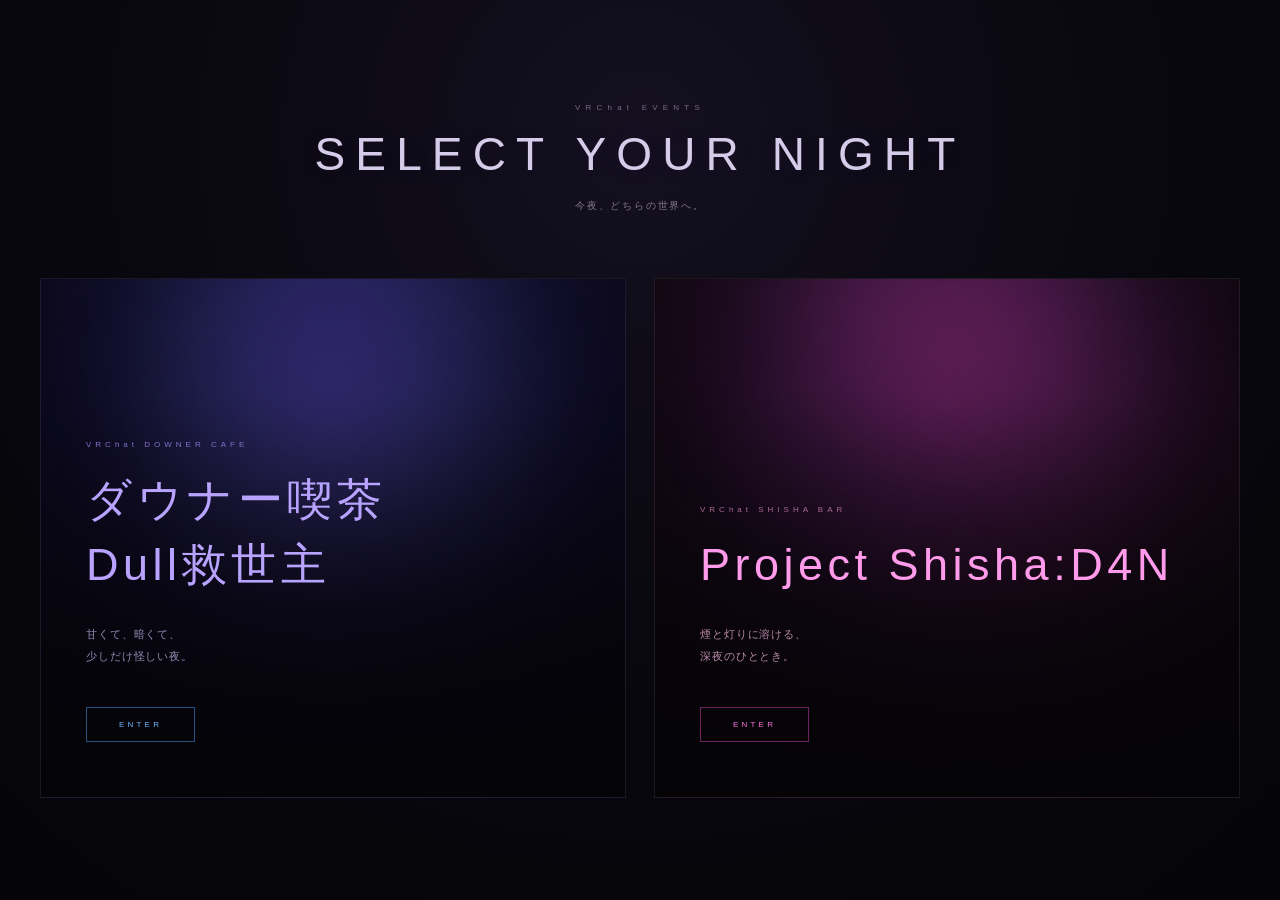
<file: index.html>
<!DOCTYPE html>
<html lang="ja">

<head>
  <meta charset="UTF-8">

  <meta
    name="viewport"
    content="width=device-width, initial-scale=1.0"
  >

  <meta
    name="description"
    content="VRChatイベント ダウナー喫茶 Dull救世主 / Project Shisha:D4N"
  >

  <title>VRChat Events | Select Your Night</title>

  <!-- CSS / キャッシュ対策 -->
  <link
    rel="stylesheet"
    href="select.css?v=4"
  >
</head>


<body>

  <main class="event-select">


    <!-- =========================
         HEADER
    ========================== -->

    <div class="select-header">

      <p class="select-small">
        VRChat EVENTS
      </p>

      <h1>
        SELECT YOUR NIGHT
      </h1>

      <p class="select-copy">
        今夜、どちらの世界へ。
      </p>

    </div>



    <!-- =========================
         EVENT SELECT
    ========================== -->

    <div class="event-grid">


      <!-- =====================
           DOWNER CAFE
      ====================== -->

      <a
        href="downer.html"
        class="event-card downer-card"
        aria-label="ダウナー喫茶 Dull救世主へ"
      >

        <div
          class="event-glow"
          aria-hidden="true"
        ></div>


        <div class="event-content">

          <p class="event-type">
            VRChat DOWNER CAFE
          </p>


          <h2>
            ダウナー喫茶<br>
            Dull救世主
          </h2>


          <p class="event-description">
            甘くて、暗くて、<br>
            少しだけ怪しい夜。
          </p>


          <span class="event-enter">
            ENTER
          </span>

        </div>

      </a>



      <!-- =====================
           PROJECT SHISHA:D4N
      ====================== -->

      <a
        href="d4n.html"
        class="event-card d4n-card"
        aria-label="Project Shisha:D4Nへ"
      >

        <div
          class="smoke smoke-1"
          aria-hidden="true"
        ></div>

        <div
          class="smoke smoke-2"
          aria-hidden="true"
        ></div>


        <div class="event-content">

          <p class="event-type">
            VRChat SHISHA BAR
          </p>


          <h2 class="d4n-title">
            Project Shisha:D4N
          </h2>


          <p class="event-description">
            煙と灯りに溶ける、<br>
            深夜のひととき。
          </p>


          <span class="event-enter">
            ENTER
          </span>

        </div>

      </a>


    </div>

  </main>

</body>

</html>
</file>
<file: select.css>
/* ==========================================
   VRChat EVENT SELECT
========================================== */

* {
  box-sizing: border-box;
}

html,
body {
  margin: 0;
  min-height: 100%;
}

html {
  color-scheme: dark;
}

body {
  min-height: 100vh;

  background:
    radial-gradient(
      circle at 50% 15%,
      #141020 0%,
      #0a0810 45%,
      #050407 100%
    );

  color: #d6d1dc;

  font-family:
    "Yu Gothic",
    "Hiragino Kaku Gothic ProN",
    sans-serif;

  overflow-x: hidden;
}


/* ==========================================
   MAIN
========================================== */

.event-select {
  min-height: 100vh;

  padding: 70px 40px;

  display: flex;
  flex-direction: column;
  justify-content: center;
}


/* ==========================================
   HEADER
========================================== */

.select-header {
  margin-bottom: 55px;

  text-align: center;
}

.select-small {
  margin: 0 0 15px;

  color: #746b82;

  font-size: 8px;

  letter-spacing: 0.65em;
}

.select-header h1 {
  margin: 0;

  color: #d5ccea;

  font-size: clamp(28px, 4vw, 46px);

  font-weight: 300;

  letter-spacing: 0.22em;

  text-shadow:
    0 0 30px rgba(120, 95, 255, 0.08);
}

.select-copy {
  margin-top: 18px;

  color: #82798e;

  font-size: 10px;

  letter-spacing: 0.18em;
}


/* ==========================================
   GRID
========================================== */

.event-grid {
  width: 100%;

  max-width: 1200px;

  margin: 0 auto;

  display: grid;

  grid-template-columns:
    repeat(2, minmax(0, 1fr));

  gap: 28px;
}


/* ==========================================
   CARD
========================================== */

.event-card {
  min-height: 520px;

  position: relative;

  display: flex;

  align-items: flex-end;

  overflow: hidden;

  isolation: isolate;

  text-decoration: none;

  border:
    1px solid rgba(255,255,255,0.07);

  transition:
    transform 0.45s ease,
    border-color 0.45s ease,
    box-shadow 0.45s ease;
}

.event-card::after {
  content: "";

  position: absolute;

  inset: 0;

  z-index: 2;

  background:
    linear-gradient(
      to top,
      rgba(4,3,6,0.96) 0%,
      rgba(4,3,6,0.68) 36%,
      rgba(4,3,6,0.12) 78%,
      rgba(4,3,6,0.02) 100%
    );

  pointer-events: none;
}

.event-card:hover {
  transform: translateY(-8px);
}

.event-card:focus-visible {
  outline: none;

  transform: translateY(-6px);
}


/* ==========================================
   DOWNER
   PURPLE × BLUE
========================================== */

.downer-card {
  background:
    radial-gradient(
      circle at 50% 28%,
      #20133e 0%,
      #100b26 48%,
      #070611 100%
    );
}

.downer-card::before {
  content: "";

  position: absolute;

  width: 420px;
  height: 420px;

  top: -150px;
  left: 50%;

  z-index: 1;

  border-radius: 50%;

  background:
    radial-gradient(
      circle,
      rgba(112, 77, 255, 0.32),
      rgba(77, 166, 255, 0.12) 55%,
      transparent 75%
    );

  filter: blur(60px);

  transform: translateX(-50%);

  pointer-events: none;

  transition:
    0.5s ease;
}

.downer-card:hover::before {
  transform:
    translateX(-50%)
    scale(1.1);
}

.downer-card:hover,
.downer-card:focus-visible {
  border-color:
    rgba(92, 137, 255, 0.62);

  box-shadow:
    0 30px 90px
    rgba(86, 74, 210, 0.24);
}

.downer-card .event-type {
  color: #8172c9;
}

.downer-card h2 {
  color: #b8a3ff;
}

.downer-card .event-description {
  color: #918eb6;
}

.downer-card .event-enter {
  color: #69b9ff;

  border-color:
    rgba(77,166,255,0.48);
}

.downer-card:hover .event-enter,
.downer-card:focus-visible .event-enter {
  color: #c7e6ff;

  border-color:
    rgba(100,190,255,0.85);

  background:
    rgba(77,166,255,0.09);
}


/* DOWNER GLOW */

.event-glow {
  position: absolute;

  width: 360px;
  height: 360px;

  top: 20px;
  left: 50%;

  z-index: 1;

  border-radius: 50%;

  background:
    radial-gradient(
      circle,
      rgba(146, 88, 255, 0.18),
      rgba(59, 136, 255, 0.09) 55%,
      transparent 75%
    );

  filter: blur(80px);

  transform: translateX(-50%);

  pointer-events: none;

  transition:
    0.5s ease;
}

.downer-card:hover .event-glow {
  transform:
    translateX(-50%)
    scale(1.1);

  opacity: 1;
}


/* ==========================================
   D4N
   PINK
========================================== */

.d4n-card {
  background:
    radial-gradient(
      circle at 50% 25%,
      #35102e 0%,
      #170918 50%,
      #080609 100%
    );
}

.d4n-card::before {
  content: "";

  position: absolute;

  width: 420px;
  height: 420px;

  top: -150px;
  left: 50%;

  z-index: 1;

  border-radius: 50%;

  background:
    radial-gradient(
      circle,
      rgba(255, 79, 216, 0.34),
      rgba(185, 76, 255, 0.12) 55%,
      transparent 75%
    );

  filter: blur(60px);

  transform: translateX(-50%);

  pointer-events: none;
}

.d4n-card:hover,
.d4n-card:focus-visible {
  border-color:
    rgba(255, 91, 220, 0.62);

  box-shadow:
    0 30px 90px
    rgba(200, 62, 165, 0.24);
}

.d4n-card .event-type {
  color: #a96a99;
}

.d4n-card .d4n-title {
  color: #ff9bea;
}

.d4n-card .event-description {
  color: #b88aa8;
}

.d4n-card .event-enter {
  color: #ff73de;

  border-color:
    rgba(255,79,216,0.42);
}

.d4n-card:hover .event-enter,
.d4n-card:focus-visible .event-enter {
  color: #ffd1f3;

  border-color:
    rgba(255,120,225,0.85);

  background:
    rgba(255,79,216,0.09);
}


/* ==========================================
   CONTENT
========================================== */

.event-content {
  width: 100%;

  position: relative;

  z-index: 5;

  padding: 55px 45px;
}

.event-type {
  margin: 0 0 18px;

  font-size: 8px;

  letter-spacing: 0.5em;
}

.event-content h2 {
  margin: 0;

  font-size: clamp(28px, 4vw, 45px);

  font-weight: 300;

  line-height: 1.45;

  letter-spacing: 0.1em;
}

.event-description {
  margin: 25px 0 40px;

  font-size: 11px;

  line-height: 2;

  letter-spacing: 0.08em;
}

.event-enter {
  display: inline-block;

  padding: 12px 32px;

  border: 1px solid;

  font-size: 8px;

  letter-spacing: 0.4em;

  transition: 0.35s ease;
}

.event-card:hover .event-enter,
.event-card:focus-visible .event-enter {
  transform: translateX(6px);
}


/* ==========================================
   D4N SMOKE
========================================== */

.smoke {
  position: absolute;

  z-index: 1;

  border-radius: 50%;

  filter: blur(70px);

  opacity: 0.22;

  pointer-events: none;

  transition:
    opacity 0.6s ease,
    transform 1s ease;
}

.smoke-1 {
  width: 250px;
  height: 400px;

  top: 30px;
  right: 10%;

  background:
    rgba(255, 77, 210, 0.36);

  transform: rotate(25deg);
}

.smoke-2 {
  width: 200px;
  height: 350px;

  top: 100px;
  left: 15%;

  background:
    rgba(185, 76, 255, 0.24);

  transform: rotate(-30deg);
}

.d4n-card:hover .smoke {
  opacity: 0.34;
}

.d4n-card:hover .smoke-1 {
  transform:
    translateY(-12px)
    rotate(30deg)
    scale(1.08);
}

.d4n-card:hover .smoke-2 {
  transform:
    translateY(-8px)
    rotate(-35deg)
    scale(1.08);
}


/* ==========================================
   MOBILE
========================================== */

@media (max-width: 750px) {

  .event-select {
    padding: 70px 20px;
  }

  .event-grid {
    grid-template-columns: 1fr;
  }

  .event-card {
    min-height: 430px;
  }

  .event-content {
    padding: 40px 30px;
  }

}
</file>
